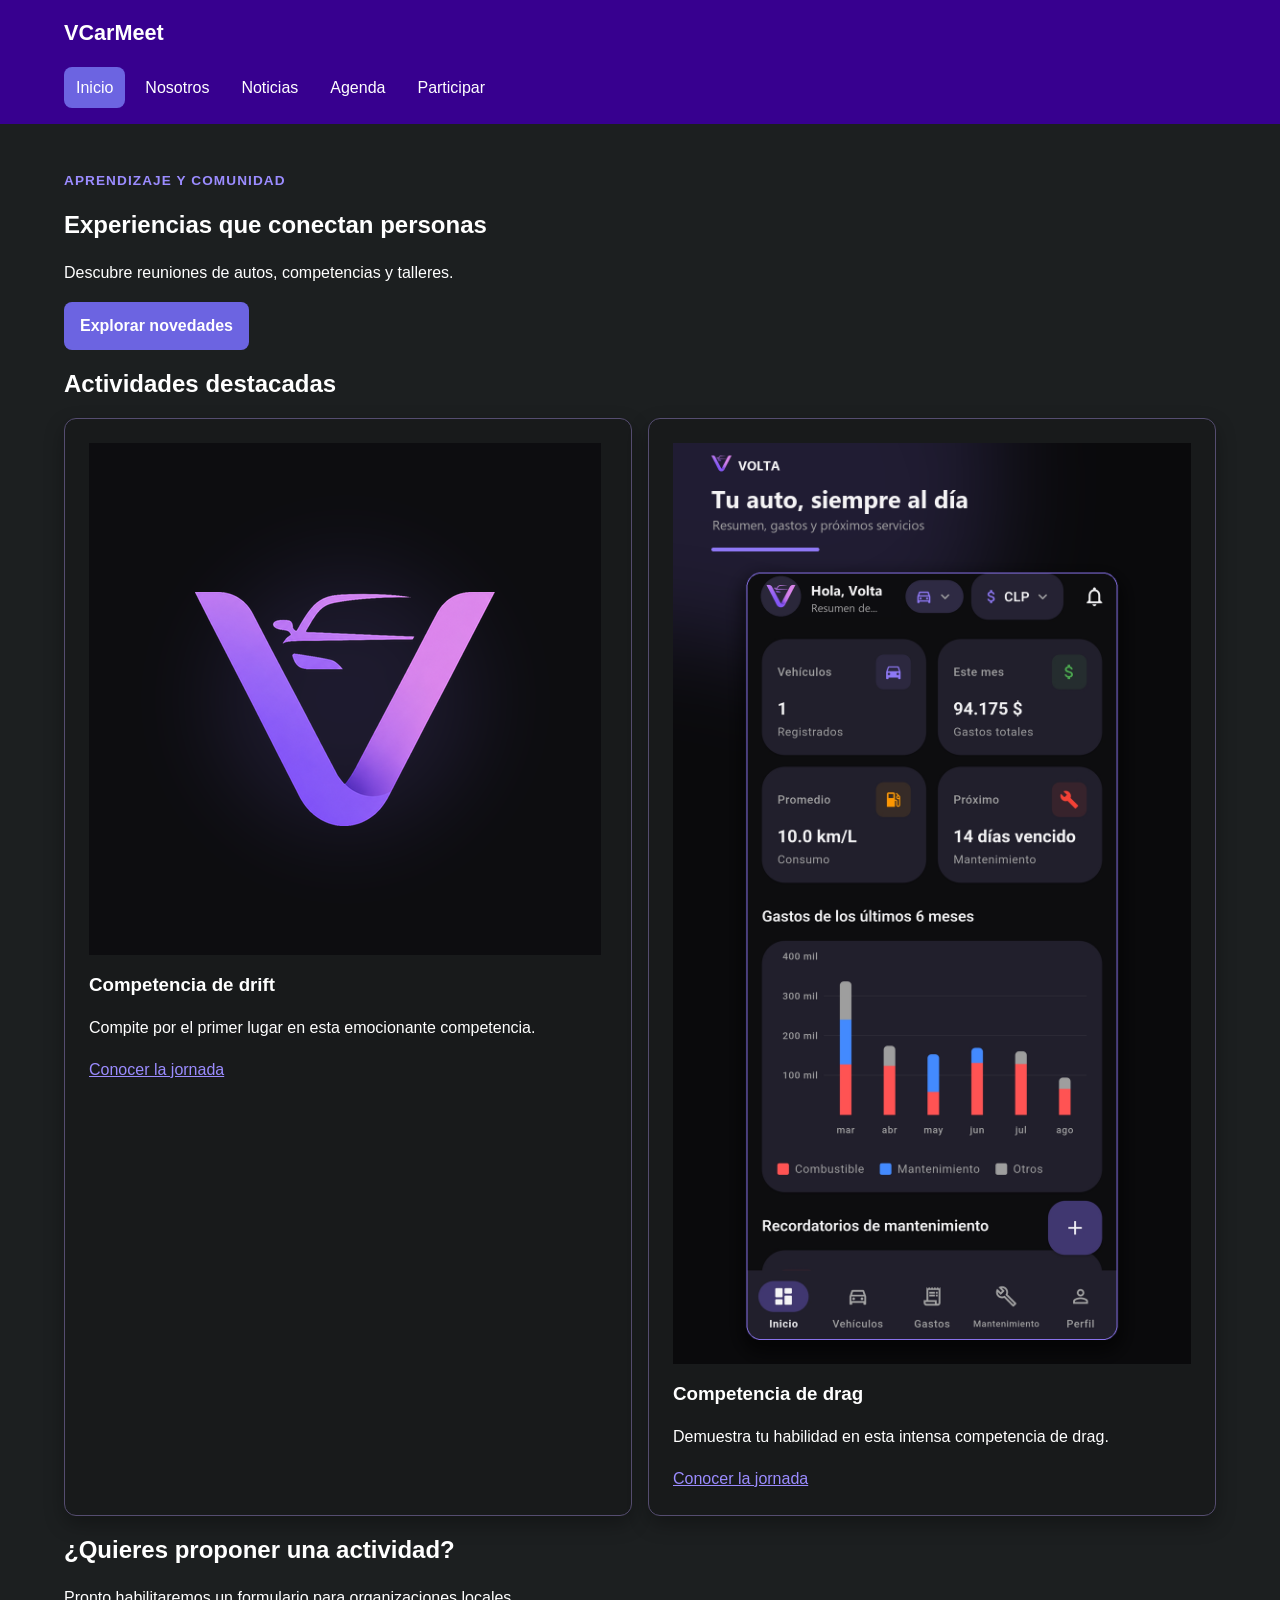
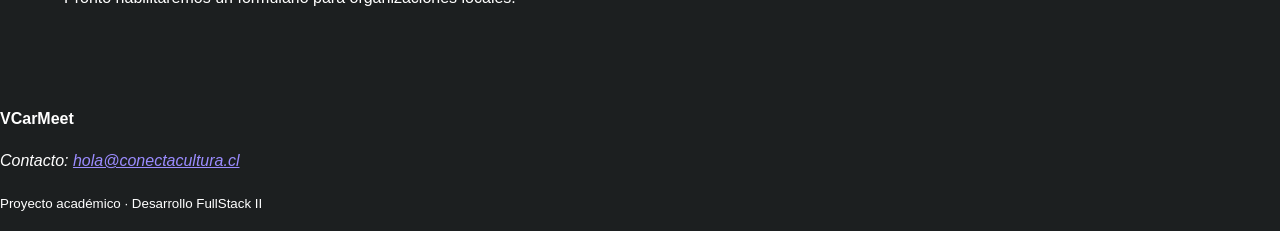
<file: index.html>
<!DOCTYPE html>
<html lang="es">
<head>
  <meta charset="UTF-8">
  <meta name="viewport" content="width=device-width, initial-scale=1.0">
  <meta name="description" content="Actividades y noticias de VCarMeet">
  <title>Inicio | VCarMeet</title>
  <link rel="stylesheet" href="assets/css/estilos.css">
</head>
<body>
  <a class="salto-contenido" href="#contenido-principal">Ir al contenido</a>
  <header class="cabecera-sitio">
    <a class="marca" href="index.html">VCarMeet</a>
    <nav aria-label="Navegación principal">
      <ul class="menu">
        <li><a href="index.html" aria-current="page">Inicio</a></li>
        <li><a href="nosotros.html">Nosotros</a></li>
        <li><a href="noticias.html">Noticias</a></li>
        <li><a href="agenda.html">Agenda</a></li>
        <li><a href="participar.html">Participar</a></li>
      </ul>
    </nav>
  </header>

  <main id="contenido-principal">
    <header class="encabezado-pagina">
    <section class="presentacion">
      <p class="etiqueta">Aprendizaje y comunidad</p>
      <h1>Experiencias que conectan personas</h1>
      <p>Descubre reuniones de autos, competencias y talleres.</p>
      <a class="boton" href="noticias.html">Explorar novedades</a>
    </section>
    </header>

    <section aria-labelledby="titulo-actividades">
      <h2 id="titulo-actividades">Actividades destacadas</h2>
      <div class="grilla-tarjetas">
        <article class="tarjeta">
          <img src="assets/img/icon.png"
               alt="Participantes fotografiando edificios del barrio">
          <h3>Competencia de drift</h3>
          <p>Compite por el primer lugar en esta emocionante competencia.</p>
          <a href="noticia-detalle-1.html">Conocer la jornada</a>
        </article>
        <article class="tarjeta">
          <img src="assets/img/home.png"
               alt="Manos plantando una hierba en un huerto comunitario">
          <h3>Competencia de drag</h3>
          <p>Demuestra tu habilidad en esta intensa competencia de drag.</p>
          <a href="noticia-detalle-2.html">Conocer la jornada</a>
        </article>
      </div>
    </section>

    <aside class="aviso" aria-labelledby="titulo-aviso">
      <h2 id="titulo-aviso">¿Quieres proponer una actividad?</h2>
      <p>Pronto habilitaremos un formulario para organizaciones locales.</p>
    </aside>
  </main>

  <footer class="pie-sitio">
    <p><strong>VCarMeet</strong></p>
    <address>Contacto: <a href="mailto:hola@conectacultura.cl">hola@conectacultura.cl</a></address>
    <p><small>Proyecto académico · Desarrollo FullStack II</small></p>
  </footer>
  <script src="assets/js/app.js"></script>
</body>
</file>
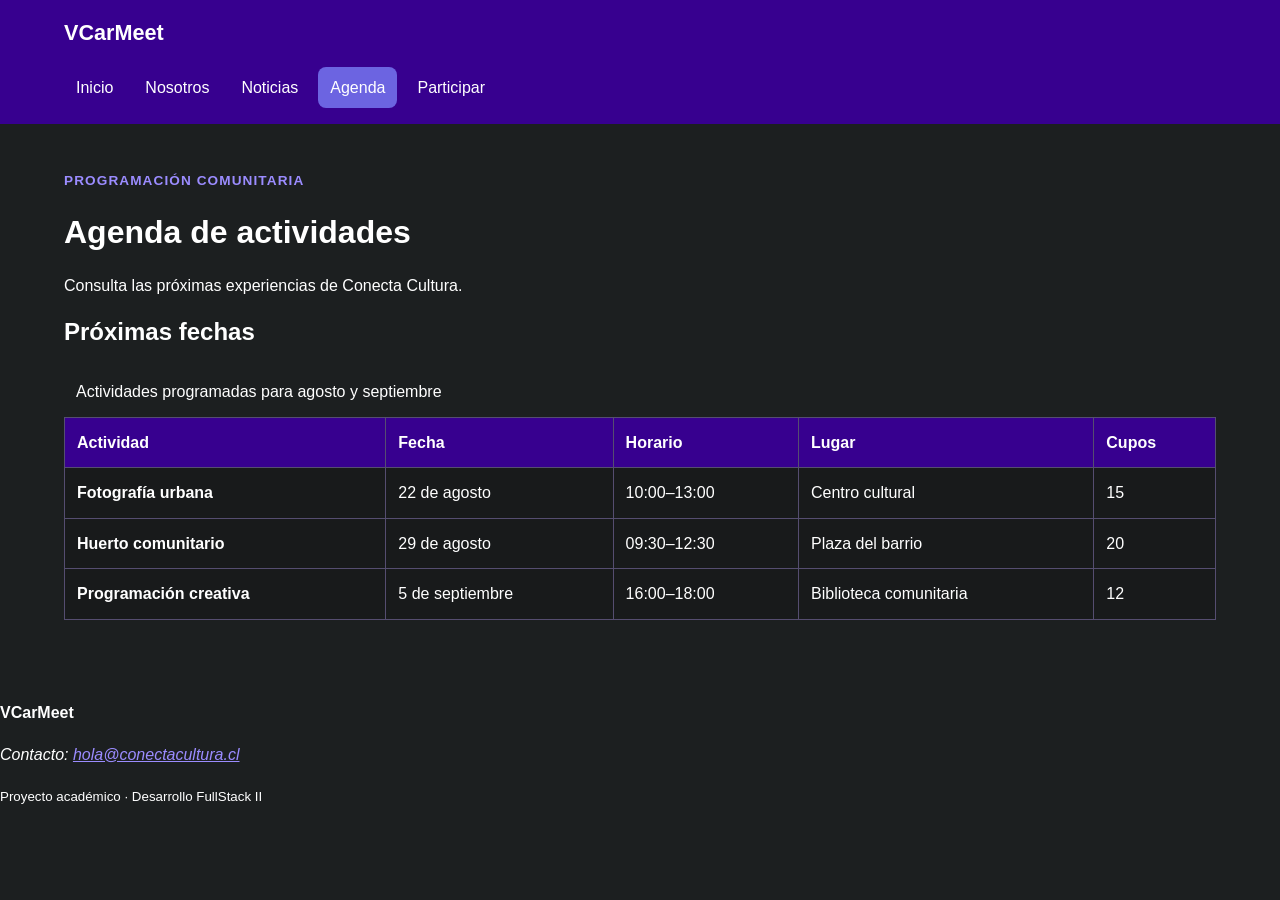
<file: agenda.html>
<!DOCTYPE html>
<html lang="es">
<head>
  <meta charset="UTF-8">
  <meta name="viewport" content="width=device-width, initial-scale=1.0">
  <meta name="description" content="Actividades y noticias de VCarMeet">
  <title>Agenda | VCarMeet</title>
  <link rel="stylesheet" href="assets/css/estilos.css">
</head>
<body>
  <a class="salto-contenido" href="#contenido-principal">Ir al contenido</a>
  <header class="cabecera-sitio">
    <a class="marca" href="index.html">VCarMeet</a>
    <nav aria-label="Navegación principal">
      <ul class="menu">
        <li><a href="index.html">Inicio</a></li>
        <li><a href="nosotros.html">Nosotros</a></li>
        <li><a href="noticias.html">Noticias</a></li>
        <li><a href="agenda.html" aria-current="page">Agenda</a></li>
        <li><a href="participar.html">Participar</a></li>
      </ul>
    </nav>
  </header>
  <main id="contenido-principal">
  <header class="encabezado-pagina">
    <p class="etiqueta">Programación comunitaria</p>
    <h1>Agenda de actividades</h1>
    <p>Consulta las próximas experiencias de Conecta Cultura.</p>
  </header>

  <section aria-labelledby="titulo-agenda">
    <h2 id="titulo-agenda">Próximas fechas</h2>
    <div class="tabla-contenedor" tabindex="0"
         aria-label="Agenda desplazable horizontalmente">
      <table>
        <caption>Actividades programadas para agosto y septiembre</caption>
        <thead>
          <tr>
            <th scope="col">Actividad</th>
            <th scope="col">Fecha</th>
            <th scope="col">Horario</th>
            <th scope="col">Lugar</th>
            <th scope="col">Cupos</th>
          </tr>
        </thead>
        <tbody>
          <tr>
            <th scope="row">Fotografía urbana</th>
            <td><time datetime="2026-08-22">22 de agosto</time></td>
            <td><time datetime="10:00">10:00</time>–13:00</td>
            <td>Centro cultural</td>
            <td>15</td>
          </tr>
          <tr>
            <th scope="row">Huerto comunitario</th>
            <td><time datetime="2026-08-29">29 de agosto</time></td>
            <td><time datetime="09:30">09:30</time>–12:30</td>
            <td>Plaza del barrio</td>
            <td>20</td>
          </tr>
          <tr>
            <th scope="row">Programación creativa</th>
            <td><time datetime="2026-09-05">5 de septiembre</time></td>
            <td><time datetime="16:00">16:00</time>–18:00</td>
            <td>Biblioteca comunitaria</td>
            <td>12</td>
          </tr>
        </tbody>
      </table>
    </div>
  </section>
</main>


    <footer class="pie-sitio">
    <p><strong>VCarMeet</strong></p>
    <address>Contacto: <a href="mailto:hola@conectacultura.cl">hola@conectacultura.cl</a></address>
    <p><small>Proyecto académico · Desarrollo FullStack II</small></p>
  </footer>
  <script src="assets/js/app.js"></script>
</body>
</file>
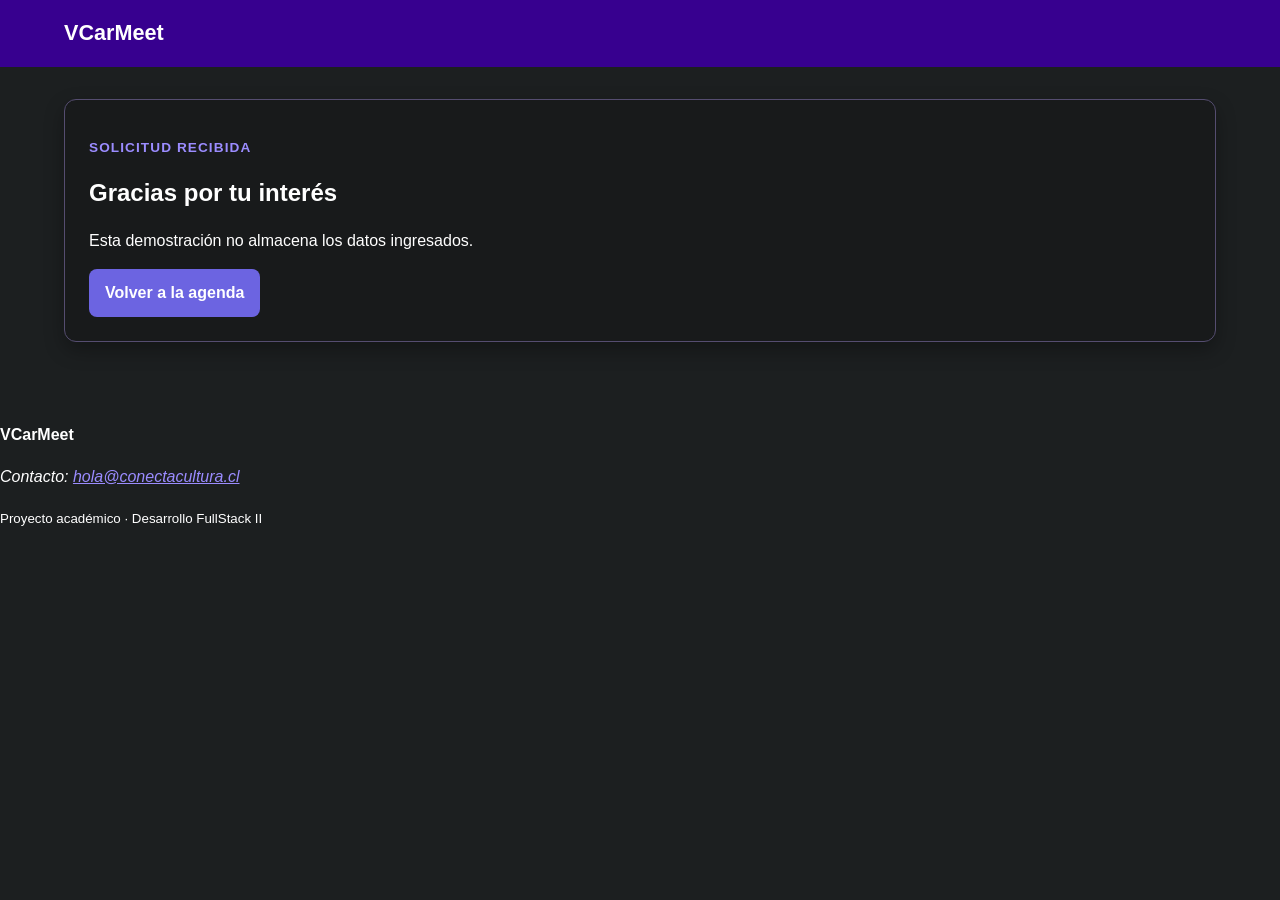
<file: confirmacion.html>
<!DOCTYPE html>
<html lang="es">
<head>
  <meta charset="UTF-8">
  <meta name="viewport" content="width=device-width, initial-scale=1.0">
  <meta name="description" content="Actividades y noticias de VCarMeet">
  <title>Confirmación | VCarMeet</title>
  <link rel="stylesheet" href="assets/css/estilos.css">
</head>
<body>
  <a class="salto-contenido" href="#contenido-principal">Ir al contenido</a>
  <header class="cabecera-sitio">
    <a class="marca" href="index.html">VCarMeet</a>
  </header>
  <main id="contenido-principal">
  <section class="mensaje-confirmacion">
    <p class="etiqueta">Solicitud recibida</p>
    <h1>Gracias por tu interés</h1>
    <p>Esta demostración no almacena los datos ingresados.</p>
    <a class="boton" href="agenda.html">Volver a la agenda</a>
  </section>
</main>



    <footer class="pie-sitio">
    <p><strong>VCarMeet</strong></p>
    <address>Contacto: <a href="mailto:hola@conectacultura.cl">hola@conectacultura.cl</a></address>
    <p><small>Proyecto académico · Desarrollo FullStack II</small></p>
  </footer>
  <script src="assets/js/app.js"></script>
</body>
</file>
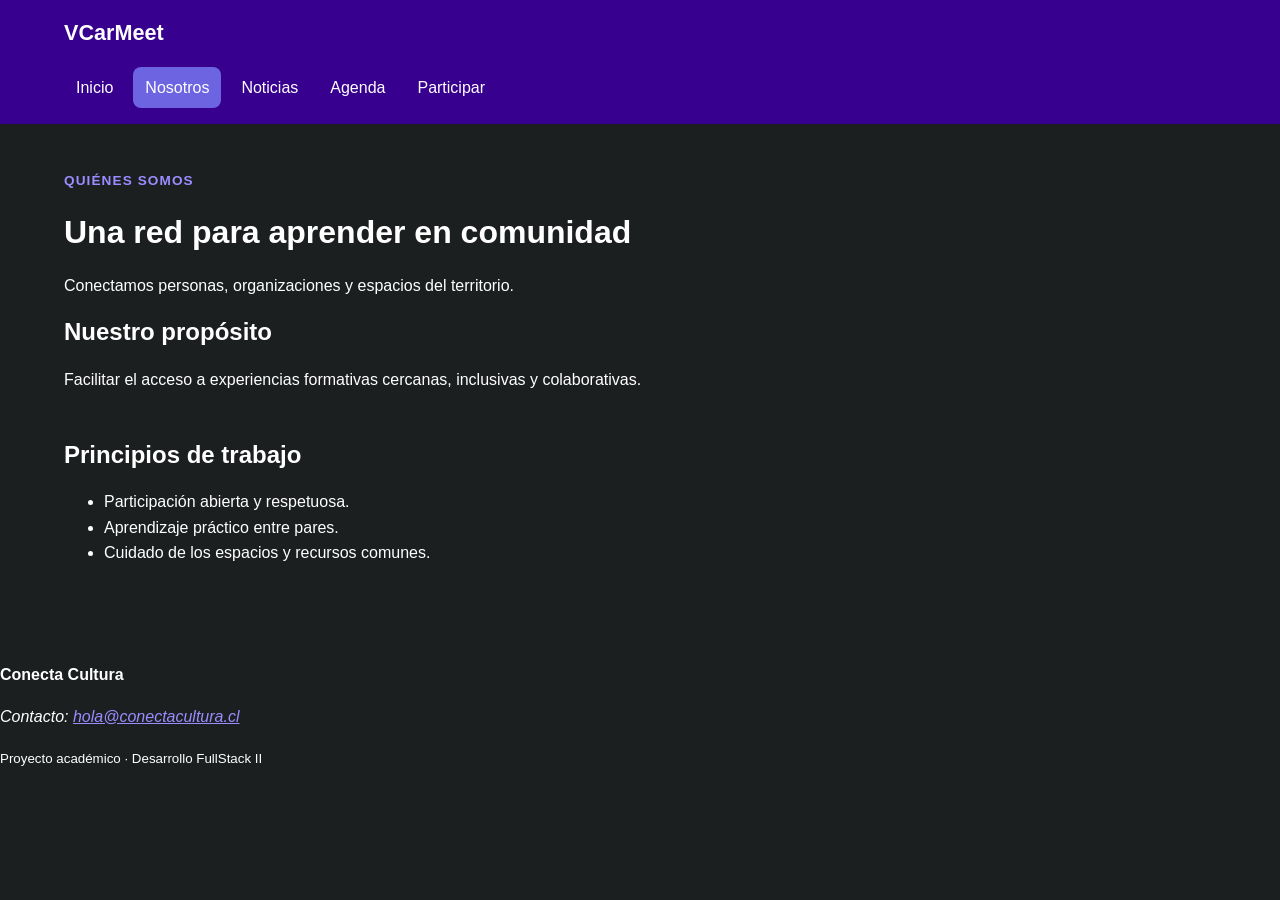
<file: nosotros.html>
<!DOCTYPE html>
<html lang="es">
<head>
  <meta charset="UTF-8">
  <meta name="viewport" content="width=device-width, initial-scale=1.0">
  <meta name="description" content="Talleres y actividades de Conecta Cultura">
  <title>Nosotros | VCarMeet</title>
  <link rel="stylesheet" href="assets/css/estilos.css">
</head>
<body>
  <a class="salto-contenido" href="#contenido-principal">Ir al contenido</a>
  <header class="cabecera-sitio">
    <a class="marca" href="index.html">VCarMeet</a>
    <nav aria-label="Navegación principal">
      <ul class="menu">
        <li><a href="index.html">Inicio</a></li>
        <li><a href="nosotros.html" aria-current="page">Nosotros</a></li>
        <li><a href="noticias.html">Noticias</a></li>
        <li><a href="agenda.html">Agenda</a></li>
        <li><a href="participar.html">Participar</a></li>
      </ul>
    </nav>
  </header>

  <main id="contenido-principal">
  <header class="encabezado-pagina">
    <p class="etiqueta">Quiénes somos</p>
    <h1>Una red para aprender en comunidad</h1>
    <p>Conectamos personas, organizaciones y espacios del territorio.</p>
  </header>

  <section aria-labelledby="titulo-proposito">
    <h2 id="titulo-proposito">Nuestro propósito</h2>
    <p>Facilitar el acceso a experiencias formativas cercanas,
       inclusivas y colaborativas.</p>
  </section>

  <section aria-labelledby="titulo-principios">
    <h2 id="titulo-principios">Principios de trabajo</h2>
    <ul>
      <li>Participación abierta y respetuosa.</li>
      <li>Aprendizaje práctico entre pares.</li>
      <li>Cuidado de los espacios y recursos comunes.</li>
    </ul>
  </section>
</main>


  <footer class="pie-sitio">
    <p><strong>Conecta Cultura</strong></p>
    <address>Contacto: <a href="mailto:hola@conectacultura.cl">hola@conectacultura.cl</a></address>
    <p><small>Proyecto académico · Desarrollo FullStack II</small></p>
  </footer>
  <script src="assets/js/app.js"></script>
</body>
</file>
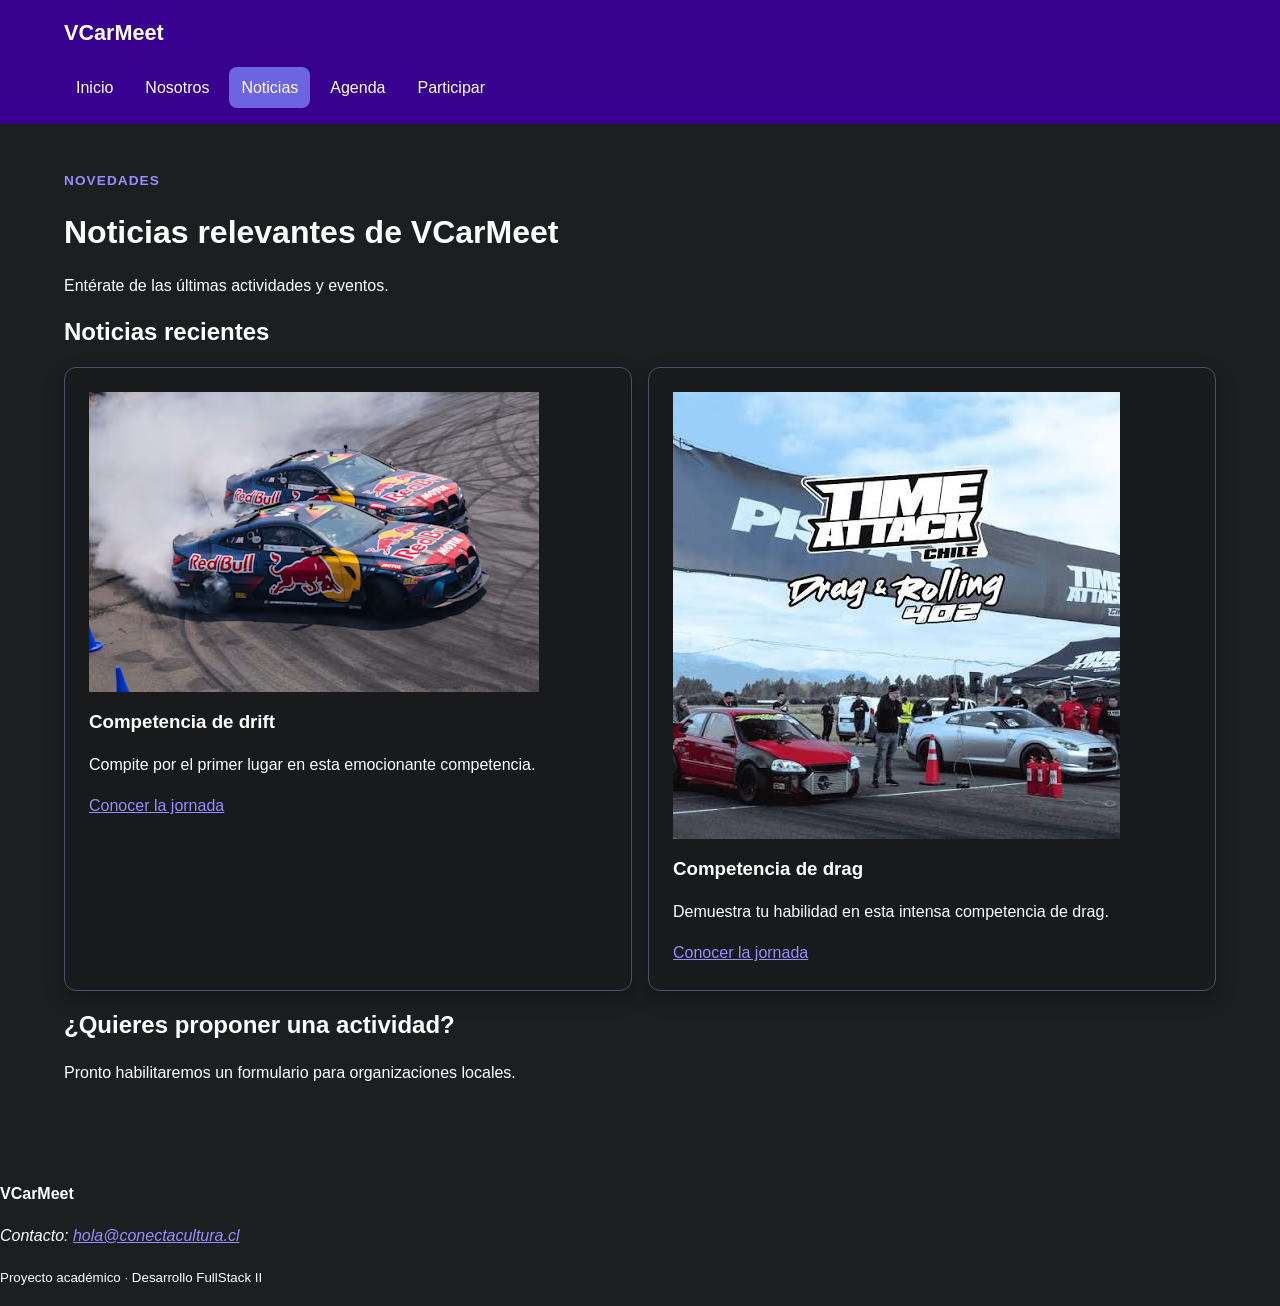
<file: noticias.html>
<!DOCTYPE html>
<html lang="es">
<head>
  <meta charset="UTF-8">
  <meta name="viewport" content="width=device-width, initial-scale=1.0">
  <meta name="description" content="Noticias relevantes de VCarMeet">
  <title>Noticias | VCarMeet</title>
  <link rel="stylesheet" href="assets/css/estilos.css">
</head>
<body>
    <a class="salto-contenido" href="#noticias-relevantes">Ir al contenido</a>
    <header class="cabecera-sitio">
    <a class="marca" href="index.html">VCarMeet</a>
    <nav aria-label="Navegación principal">
      <ul class="menu">
        <li><a href="index.html" >Inicio</a></li>
        <li><a href="nosotros.html">Nosotros</a></li>
        <li><a href="noticias.html" aria-current="page">Noticias</a></li>
        <li><a href="agenda.html">Agenda</a></li>
        <li><a href="participar.html">Participar</a></li>
      </ul>
    </nav>
  </header>

    <main id="noticias-relevantes">
        <header class="encabezado-pagina">
        <p class="etiqueta">Novedades</p>
        <h1>Noticias relevantes de VCarMeet</h1>
        <p>Entérate de las últimas actividades y eventos.</p>
        </header>
    
        <section aria-labelledby="titulo-noticias">
        <h2 id="titulo-noticias">Noticias recientes</h2>
        <div class="grilla-tarjetas">
            <article class="tarjeta">
            <img src="assets/img/drift.avif"
                 alt="Participantes fotografiando edificios del barrio">
            <h3>Competencia de drift</h3>
            <p>Compite por el primer lugar en esta emocionante competencia.</p>
            <a href="noticia-detalle-1.html">Conocer la jornada</a>
            </article>
            <article class="tarjeta">
            <img src="assets/img/drag.jpg"
                 alt="Manos plantando una hierba en un huerto comunitario">
            <h3>Competencia de drag</h3>
            <p>Demuestra tu habilidad en esta intensa competencia de drag.</p>
            <a href="noticia-detalle-2.html">Conocer la jornada</a>
            </article>
        </div>
        </section>

        <aside class="aviso" aria-labelledby="titulo-aviso">
        <h2 id="titulo-aviso">¿Quieres proponer una actividad?</h2
        <p>Pronto habilitaremos un formulario para organizaciones locales.</p>
        </aside>
    </main>
    <footer class="pie-sitio">
    <p><strong>VCarMeet</strong></p>
    <address>Contacto: <a href="mailto:hola@conectacultura.cl">hola@conectacultura.cl</a></address>
    <p><small>Proyecto académico · Desarrollo FullStack II</small></p>
  </footer>
  <script src="assets/js/app.js"></script>
</body>
</file>
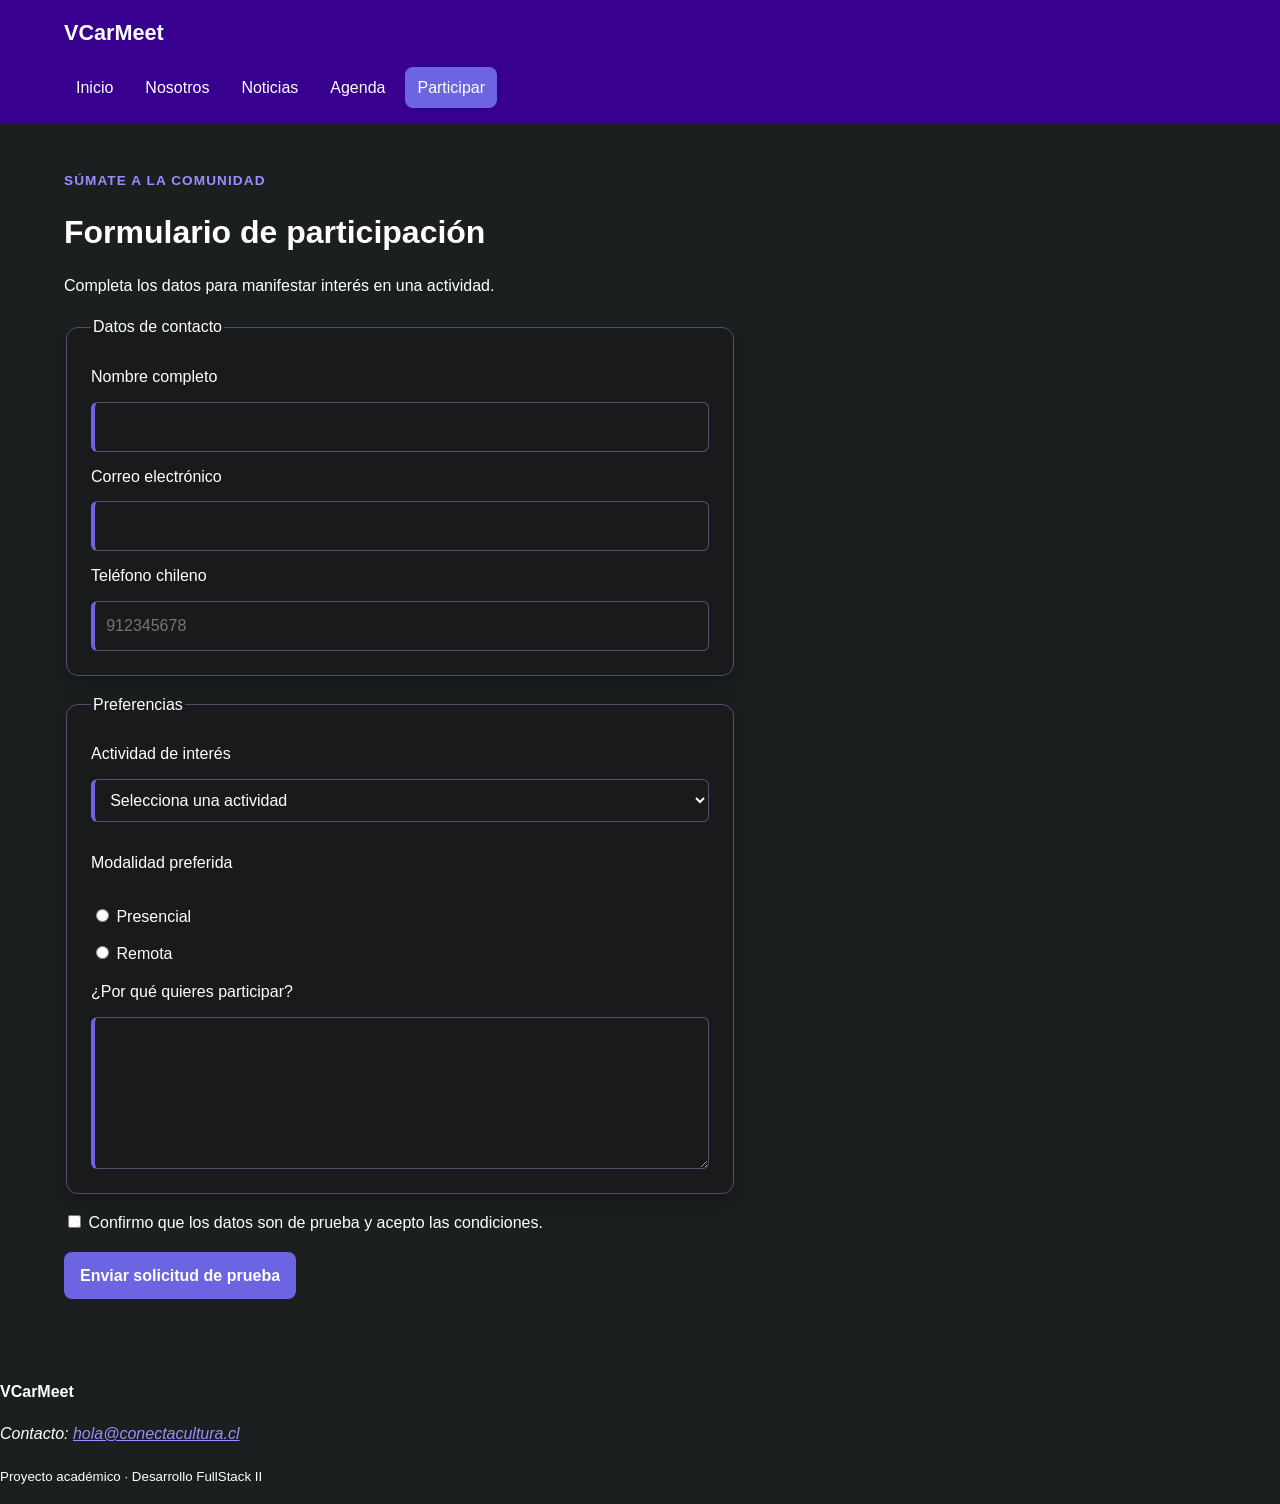
<file: participar.html>
<!DOCTYPE html>
<html lang="es">
<head>
  <meta charset="UTF-8">
  <meta name="viewport" content="width=device-width, initial-scale=1.0">
  <meta name="description" content="Actividades y noticias de VCarMeet">
  <title>Participar | VCarMeet</title>
  <link rel="stylesheet" href="assets/css/estilos.css">
</head>
<body>
  <a class="salto-contenido" href="#contenido-principal">Ir al contenido</a>
  <header class="cabecera-sitio">
    <a class="marca" href="index.html">VCarMeet</a>
    <nav aria-label="Navegación principal">
      <ul class="menu">
        <li><a href="index.html">Inicio</a></li>
        <li><a href="nosotros.html">Nosotros</a></li>
        <li><a href="noticias.html">Noticias</a></li>
        <li><a href="agenda.html">Agenda</a></li>
        <li><a href="participar.html" aria-current="page">Participar</a></li>
      </ul>
    </nav>
  </header>
  <main id="contenido-principal">
  <header class="encabezado-pagina">
    <p class="etiqueta">Súmate a la comunidad</p>
    <h1>Formulario de participación</h1>
    <p>Completa los datos para manifestar interés en una actividad.</p>
  </header>

  <form class="formulario" action="confirmacion.html" method="get">
    <fieldset>
      <legend>Datos de contacto</legend>

      <label for="nombre">Nombre completo</label>
      <input id="nombre" name="nombre" type="text"
             autocomplete="name" minlength="3" maxlength="80" required>

      <label for="correo">Correo electrónico</label>
      <input id="correo" name="correo" type="email"
             autocomplete="email" required>

      <label for="telefono">Teléfono chileno</label>
      <input id="telefono" name="telefono" type="tel"
             autocomplete="tel" placeholder="912345678"
             pattern="[0-9]{9}" title="Ingresa 9 dígitos" required>
    </fieldset>

    <fieldset>
      <legend>Preferencias</legend>

      <label for="actividad">Actividad de interés</label>
      <select id="actividad" name="actividad" required>
        <option value="">Selecciona una actividad</option>
        <option value="fotografia">Fotografía urbana</option>
        <option value="huerto">Huerto comunitario</option>
        <option value="programacion">Programación creativa</option>
      </select>

      <p>Modalidad preferida</p>
      <label><input type="radio" name="modalidad"
                    value="presencial" required> Presencial</label>
      <label><input type="radio" name="modalidad"
                    value="remota"> Remota</label>

      <label for="motivacion">¿Por qué quieres participar?</label>
      <textarea id="motivacion" name="motivacion"
                rows="5" minlength="20" maxlength="500" required></textarea>
    </fieldset>

    <label>
      <input type="checkbox" name="acepta_condiciones" required>
      Confirmo que los datos son de prueba y acepto las condiciones.
    </label>

    <button type="submit">Enviar solicitud de prueba</button>
  </form>
</main>


    <footer class="pie-sitio">
    <p><strong>VCarMeet</strong></p>
    <address>Contacto: <a href="mailto:hola@conectacultura.cl">hola@conectacultura.cl</a></address>
    <p><small>Proyecto académico · Desarrollo FullStack II</small></p>
  </footer>
  <script src="assets/js/app.js"></script>
</body>
</file>
<file: assets/css/estilos.css>
/* 1. Variables */
/* 2. Base y tipografía */
/* 3. Estructura */
/* 4. Navegación */
/* 5. Componentes */
/* 6. Tablas y formularios */
/* 7. Multimedia y utilidades */

:root {
  --color-primario: #6c64e1;
  --color-primario-oscuro: #37008f;
  --color-secundario: #9b8cff;
  --color-acento: #c5b8ff;
  --color-texto: #ffffff;
  --color-texto-suave: #c9c5dc;
  --color-fondo: #1c1f20;
  --color-superficie: #181a1b;
  --color-borde: #554d70;
  --fuente-base: Arial, Helvetica, sans-serif;
  --radio: 0.75rem;
  --sombra: 0 0.5rem 1.25rem rgb(0 0 0 / 30%);
  --ancho-contenido: 72rem;
}

*,
*::before,
*::after {
  box-sizing: border-box;
}

html {
  scroll-behavior: smooth;
}

body {
  margin: 0;
  color: var(--color-texto);
  background: var(--color-fondo);
  font-family: var(--fuente-base);
  font-size: 1rem;
  line-height: 1.6;
}

img,
video {
  display: block;
  max-width: 100%;
  height: auto;
}

a {
  color: var(--color-secundario);
}

h1,
h2,
h3 {
  line-height: 1.2;
  text-wrap: balance;
}

main {
  width: min(100% - 2rem, var(--ancho-contenido));
  margin-inline: auto;
}

main {
  padding-block: 2rem 4rem;
}

section + section {
  margin-top: 3rem;
}

.cabecera-sitio {
  padding: 1rem max(1rem, calc((100% - var(--ancho-contenido)) / 2));
  color: #ffffff;
  background: var(--color-primario-oscuro);
}

.marca {
  color: #ffffff;
  font-size: 1.35rem;
  font-weight: 700;
  text-decoration: none;
}

.menu {
  display: flex;
  flex-wrap: wrap;
  gap: 0.5rem;
  margin: 1rem 0 0;
  padding: 0;
  list-style: none;
}

.menu a {
  display: inline-block;
  padding: 0.5rem 0.75rem;
  color: #ffffff;
  border-radius: 0.5rem;
  text-decoration: none;
}

.menu a:hover,
.menu a[aria-current="page"] {
  background: var(--color-primario);
}

.etiqueta {
  margin-bottom: 0.25rem;
  color: var(--color-secundario);
  font-size: 0.85rem;
  font-weight: 700;
  letter-spacing: 0.08em;
  text-transform: uppercase;
}

.tarjeta,
.mensaje-confirmacion,
.formulario fieldset {
  padding: 1.5rem;
  background: var(--color-superficie);
  border: 1px solid var(--color-borde);
  border-radius: var(--radio);
  box-shadow: var(--sombra);
}

.boton,
button {
  display: inline-block;
  width: fit-content;
  padding: 0.7rem 1rem;
  color: #ffffff;
  background: var(--color-primario);
  border: 0;
  border-radius: 0.5rem;
  font: inherit;
  font-weight: 700;
  text-decoration: none;
  cursor: pointer;
}

.boton:hover,
button:hover {
  background: var(--color-primario-oscuro);
}

.tabla-contenedor {
  max-width: 100%;
  overflow-x: auto;
}

table {
  width: 100%;
  border-collapse: collapse;
  background: var(--color-superficie);
}

caption,
th,
td {
  padding: 0.75rem;
  text-align: left;
}

th,
td {
  border: 1px solid var(--color-borde);
}

thead {
  color: #ffffff;
  background: var(--color-primario-oscuro);
}

.formulario {
  display: grid;
  gap: 1rem;
  max-width: 42rem;
}

.formulario fieldset {
  display: grid;
  gap: 0.75rem;
}

.formulario input,
.formulario select,
.formulario textarea {
  width: 100%;
  padding: 0.7rem;
  color: var(--color-texto);
  background: var(--color-superficie);
  border: 1px solid var(--color-borde);
  border-radius: 0.4rem;
  font: inherit;
}

.formulario input[type="radio"],
.formulario input[type="checkbox"] {
  width: auto;
}

:focus-visible {
  outline: 3px solid var(--color-acento);
  outline-offset: 3px;
}

input:required,
select:required,
textarea:required {
  border-left: 0.3rem solid var(--color-primario);
}

input:focus,
select:focus,
textarea:focus {
  border-color: var(--color-primario);
}

.salto-contenido {
  position: absolute;
  padding: 0.6rem 1rem;
  color: #ffffff;
  background: var(--color-primario-oscuro);
  transform: translateY(-150%);
}

.salto-contenido:focus {
  transform: translateY(0);
}

.grilla-tarjetas {
  display: flex;
  flex-wrap: wrap;
  gap: 1rem;
}

.grilla-tarjetas .tarjeta {
  flex: 1 1 18rem;
}
</file>
